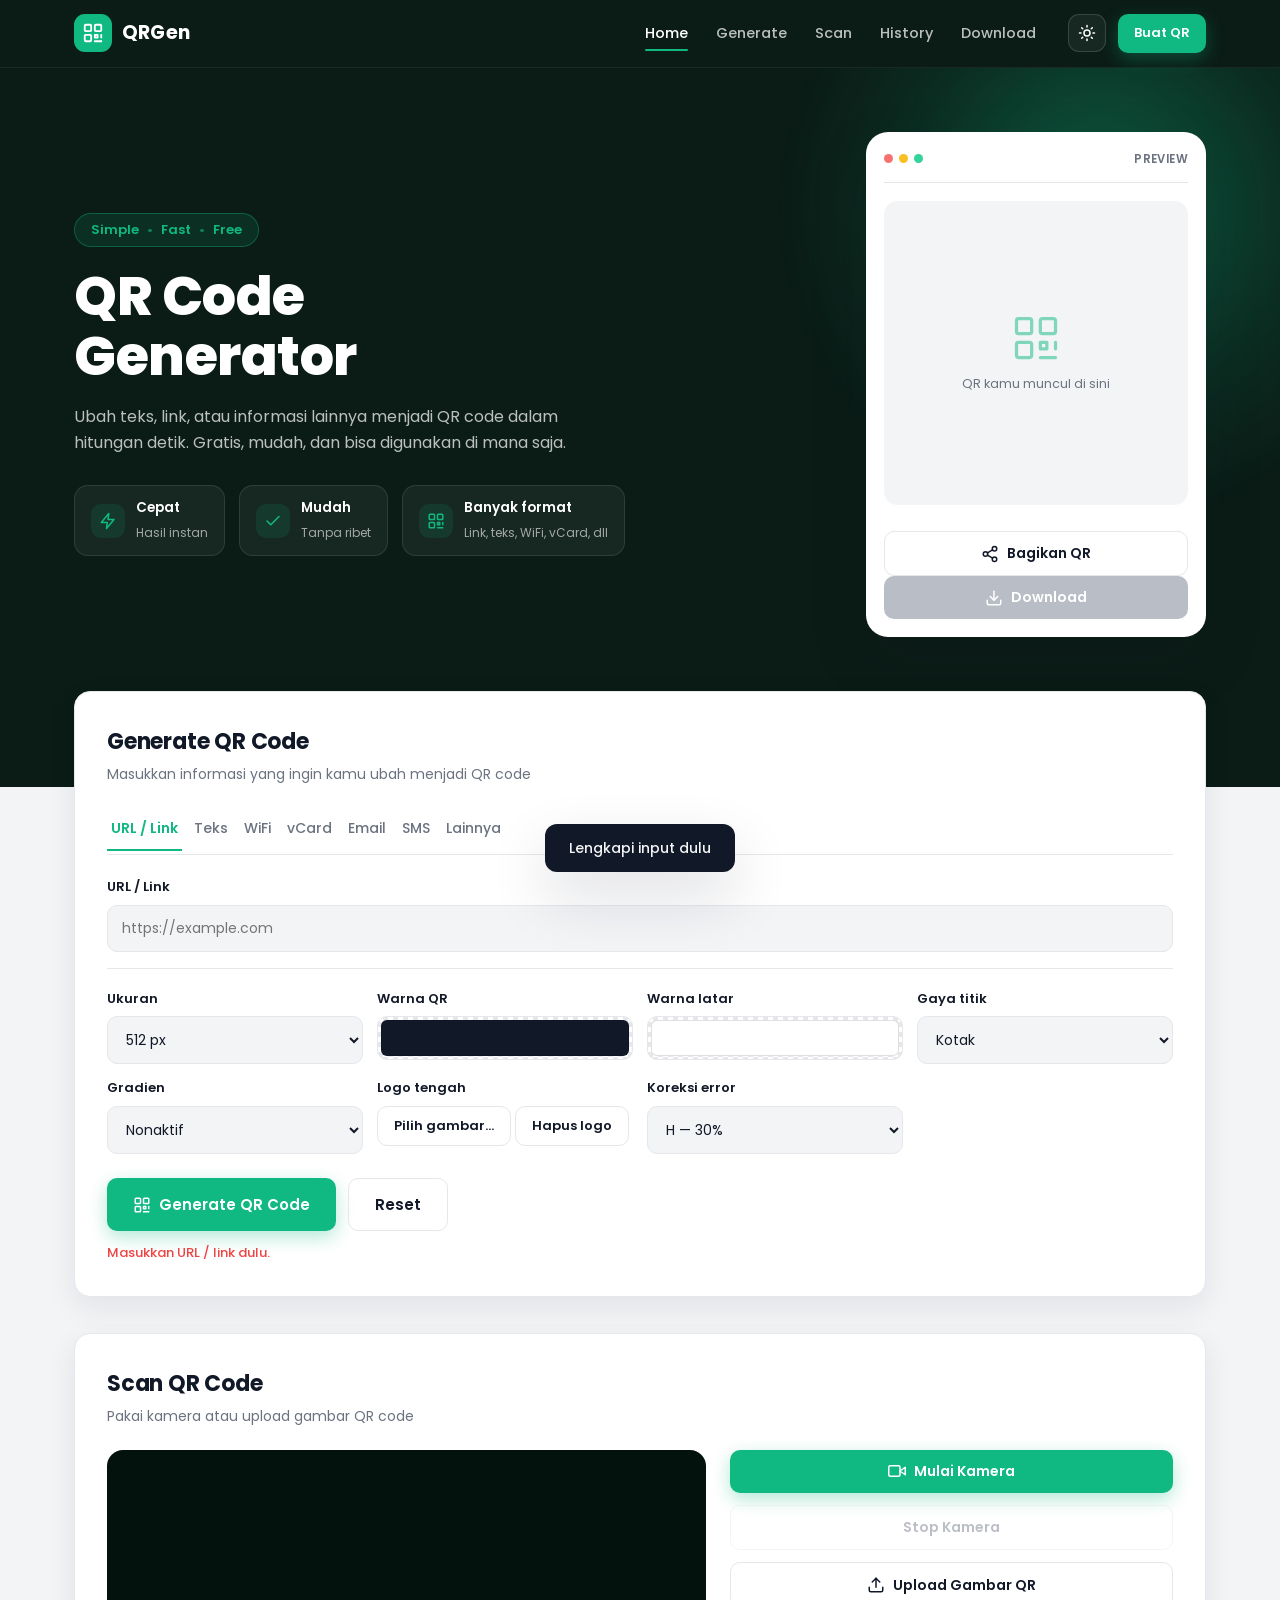
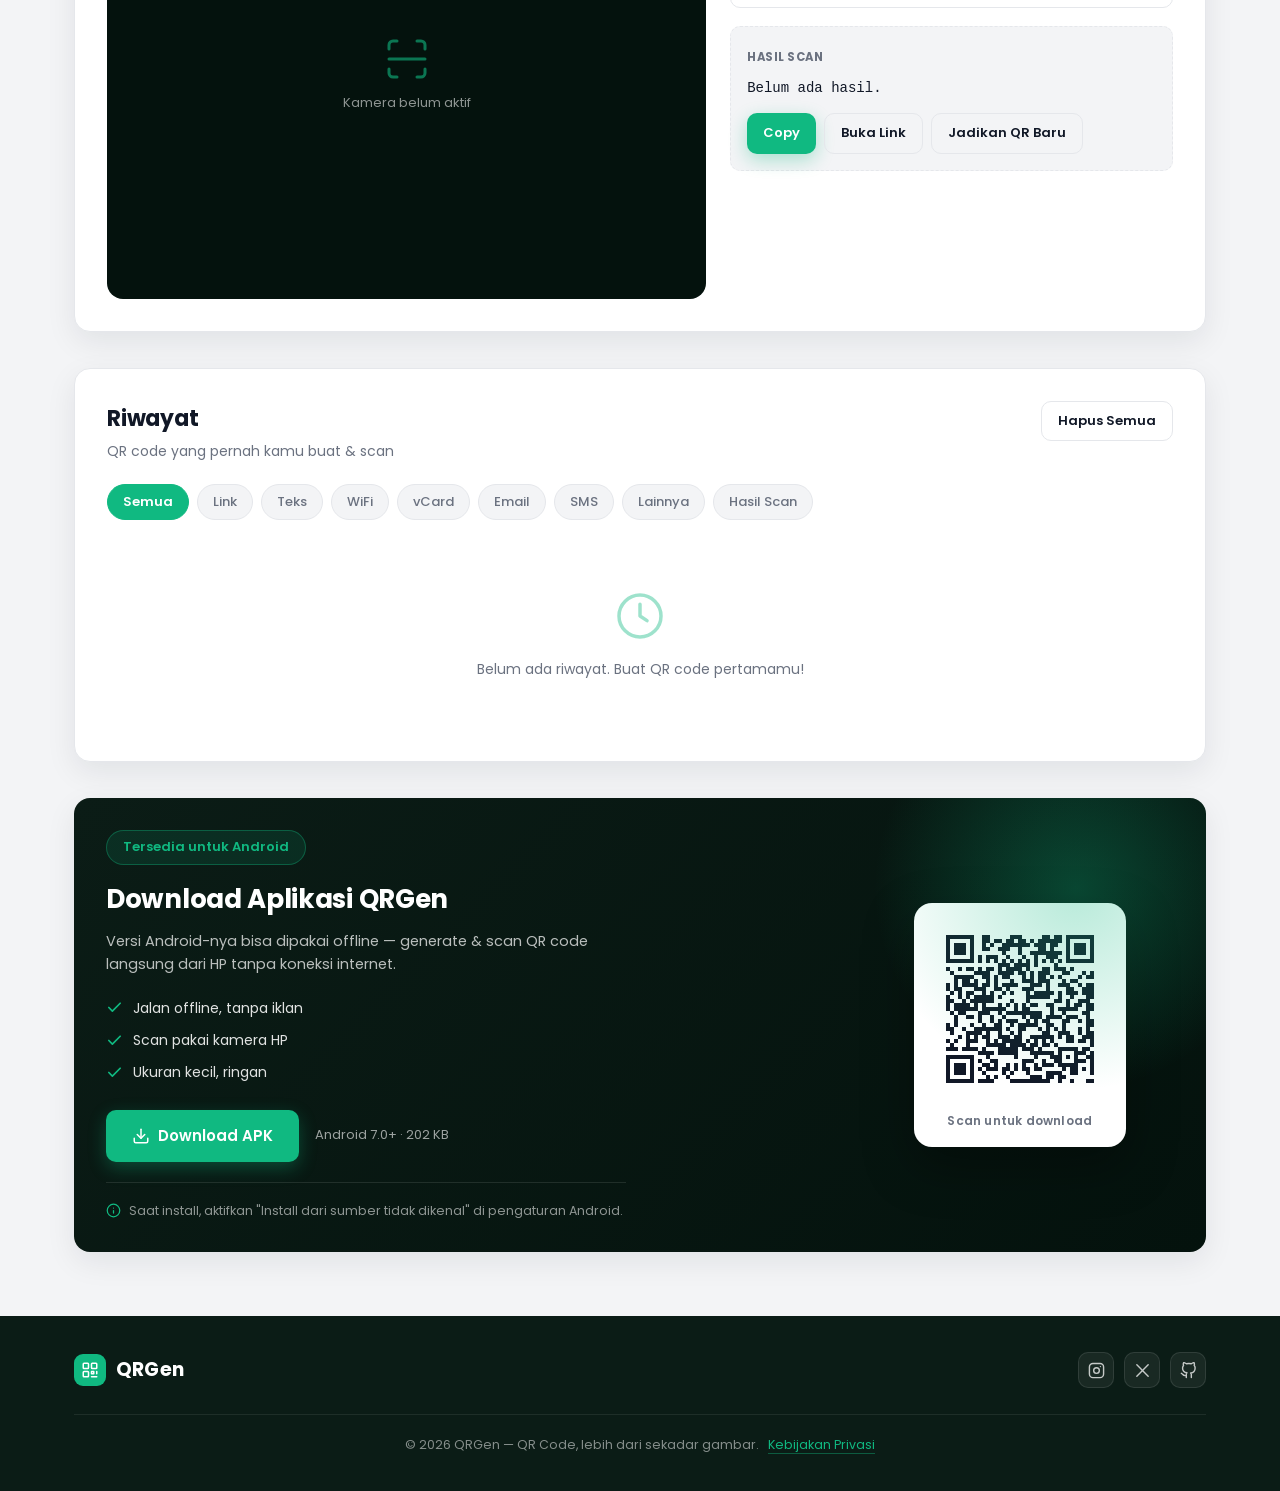
<file: index.html>
<!DOCTYPE html>
<html lang="id" data-theme="light">
<head>
<meta charset="UTF-8">
<meta name="viewport" content="width=device-width, initial-scale=1.0">
<title>QRGen — QR Code Generator</title>
<meta name="description" content="Ubah teks, link, atau informasi lainnya menjadi QR code dalam hitungan detik. Gratis, mudah, dan bisa digunakan di mana saja.">
<link rel="stylesheet" href="css/poppins.css">
<link rel="stylesheet" href="css/style.css">
<link rel="icon" href="data:image/svg+xml,<svg xmlns='http://www.w3.org/2000/svg' viewBox='0 0 100 100'><rect width='100' height='100' rx='22' fill='%2310B981'/><text y='68' x='50' text-anchor='middle' font-size='46' font-family='sans-serif' font-weight='bold' fill='white'>QR</text></svg>">
<link rel="manifest" href="manifest.webmanifest">
<meta name="theme-color" content="#10B981">
<link rel="apple-touch-icon" href="icons/apple-touch-icon.png">
</head>
<body>

<!-- ============ NAVBAR ============ -->
<header class="navbar" id="navbar">
  <div class="nav-inner">
    <a href="#home" class="brand">
      <span class="brand-logo">
        <svg viewBox="0 0 24 24" fill="none" stroke="currentColor" stroke-width="2" stroke-linecap="round" stroke-linejoin="round">
          <rect x="3" y="3" width="7" height="7" rx="1"/><rect x="14" y="3" width="7" height="7" rx="1"/>
          <rect x="3" y="14" width="7" height="7" rx="1"/><path d="M14 14h3v3h-3z"/><path d="M21 14v3"/><path d="M14 21h7"/><path d="M21 21h.01"/>
        </svg>
      </span>
      <span class="brand-name">QRGen</span>
    </a>
    <nav class="nav-links" id="navLinks">
      <a href="#home" class="active">Home</a>
      <a href="#generate">Generate</a>
      <a href="#scan">Scan</a>
      <a href="#history">History</a>
      <a href="#download">Download</a>
    </nav>
    <div class="nav-actions">
      <button class="theme-toggle" id="themeToggle" aria-label="Ganti tema" title="Ganti tema">
        <svg class="ic-sun" viewBox="0 0 24 24" fill="none" stroke="currentColor" stroke-width="2" stroke-linecap="round"><circle cx="12" cy="12" r="4"/><path d="M12 2v2M12 20v2M4.9 4.9l1.4 1.4M17.7 17.7l1.4 1.4M2 12h2M20 12h2M4.9 19.1l1.4-1.4M17.7 6.3l1.4-1.4"/></svg>
        <svg class="ic-moon" viewBox="0 0 24 24" fill="none" stroke="currentColor" stroke-width="2" stroke-linecap="round" stroke-linejoin="round"><path d="M21 12.8A9 9 0 1 1 11.2 3a7 7 0 0 0 9.8 9.8z"/></svg>
      </button>
      <a href="#generate" class="btn btn-primary btn-sm">Buat QR</a>
      <button class="hamburger" id="hamburger" aria-label="Menu">
        <span></span><span></span><span></span>
      </button>
    </div>
  </div>
</header>

<!-- ============ HERO ============ -->
<section class="hero" id="home">
  <div class="hero-glow"></div>
  <div class="hero-inner">
    <div class="hero-left">
      <span class="badge-pill">Simple <i>•</i> Fast <i>•</i> Free</span>
      <h1>QR Code<br>Generator</h1>
      <p class="hero-sub">Ubah teks, link, atau informasi lainnya menjadi QR code dalam hitungan detik. Gratis, mudah, dan bisa digunakan di mana saja.</p>
      <div class="hero-features">
        <div class="feature">
          <span class="feature-ic">
            <svg viewBox="0 0 24 24" fill="none" stroke="currentColor" stroke-width="2" stroke-linecap="round" stroke-linejoin="round"><path d="M13 2 3 14h8l-1 8 10-12h-8l1-8z"/></svg>
          </span>
          <div><b>Cepat</b><small>Hasil instan</small></div>
        </div>
        <div class="feature">
          <span class="feature-ic">
            <svg viewBox="0 0 24 24" fill="none" stroke="currentColor" stroke-width="2" stroke-linecap="round" stroke-linejoin="round"><path d="M20 6 9 17l-5-5"/></svg>
          </span>
          <div><b>Mudah</b><small>Tanpa ribet</small></div>
        </div>
        <div class="feature">
          <span class="feature-ic">
            <svg viewBox="0 0 24 24" fill="none" stroke="currentColor" stroke-width="2" stroke-linecap="round" stroke-linejoin="round"><rect x="3" y="3" width="7" height="7" rx="1"/><rect x="14" y="3" width="7" height="7" rx="1"/><rect x="3" y="14" width="7" height="7" rx="1"/><path d="M14 14h3v3h-3z"/><path d="M21 14v3M14 21h7M21 21h.01"/></svg>
          </span>
          <div><b>Banyak format</b><small>Link, teks, WiFi, vCard, dll</small></div>
        </div>
      </div>
    </div>

    <div class="hero-right">
      <div class="preview-card">
        <div class="preview-top">
          <span class="dot"></span><span class="dot"></span><span class="dot"></span>
          <span class="preview-label">Preview</span>
        </div>
        <div class="preview-qr" id="previewQR">
          <canvas id="heroCanvas" width="220" height="220"></canvas>
          <div class="preview-empty" id="heroEmpty">
            <svg viewBox="0 0 24 24" fill="none" stroke="currentColor" stroke-width="1.5" stroke-linecap="round" stroke-linejoin="round"><rect x="3" y="3" width="7" height="7" rx="1"/><rect x="14" y="3" width="7" height="7" rx="1"/><rect x="3" y="14" width="7" height="7" rx="1"/><path d="M14 14h3v3h-3z"/><path d="M21 14v3M14 21h7M21 21h.01"/></svg>
            <span>QR kamu muncul di sini</span>
          </div>
        </div>
        <div class="preview-actions">
          <button class="btn btn-ghost btn-block" id="heroShare" disabled style="margin-top:8px;">
            <svg viewBox="0 0 24 24" fill="none" stroke="currentColor" stroke-width="2" stroke-linecap="round" stroke-linejoin="round"><circle cx="18" cy="5" r="3"/><circle cx="6" cy="12" r="3"/><circle cx="18" cy="19" r="3"/><path d="M8.6 13.5l6.8 4M15.4 6.5l-6.8 4"/></svg>
            Bagikan QR
          </button>
          <button class="btn btn-primary btn-block" id="heroDownload" disabled>
            <svg viewBox="0 0 24 24" fill="none" stroke="currentColor" stroke-width="2" stroke-linecap="round" stroke-linejoin="round"><path d="M21 15v4a2 2 0 0 1-2 2H5a2 2 0 0 1-2-2v-4"/><path d="M7 10l5 5 5-5"/><path d="M12 15V3"/></svg>
            Download
          </button>
        </div>
      </div>
    </div>
  </div>
</section>

<!-- ============ GENERATOR ============ -->
<section class="section" id="generate">
  <div class="card generator-card">
    <div class="card-head">
      <h2>Generate QR Code</h2>
      <p>Masukkan informasi yang ingin kamu ubah menjadi QR code</p>
    </div>

    <div class="tabs" id="typeTabs">
      <button class="tab active" data-type="link">URL / Link</button>
      <button class="tab" data-type="text">Teks</button>
      <button class="tab" data-type="wifi">WiFi</button>
      <button class="tab" data-type="vcard">vCard</button>
      <button class="tab" data-type="email">Email</button>
      <button class="tab" data-type="sms">SMS</button>
      <button class="tab" data-type="more">Lainnya</button>
    </div>

    <div class="panes" id="panes">
      <!-- LINK -->
      <div class="pane active" data-pane="link">
        <label class="field">
          <span>URL / Link</span>
          <input type="text" id="in-link" placeholder="https://example.com">
        </label>
      </div>
      <!-- TEXT -->
      <div class="pane" data-pane="text">
        <label class="field">
          <span>Teks</span>
          <textarea id="in-text" rows="4" placeholder="Tulis teks apa saja..."></textarea>
        </label>
      </div>
      <!-- WIFI -->
      <div class="pane" data-pane="wifi">
        <div class="grid-2">
          <label class="field"><span>Nama WiFi (SSID)</span><input type="text" id="in-ssid" placeholder="WiFi Rumah"></label>
          <label class="field"><span>Password</span><input type="text" id="in-pass" placeholder="••••••••"></label>
        </div>
        <div class="grid-2">
          <label class="field"><span>Keamanan</span>
            <select id="in-sec"><option>WPA</option><option>WEP</option><option value="nopass">Tanpa password</option></select>
          </label>
          <label class="field check-field"><input type="checkbox" id="in-hidden"><span>Tersembunyi (hidden)</span></label>
        </div>
      </div>
      <!-- VCARD -->
      <div class="pane" data-pane="vcard">
        <div class="grid-2">
          <label class="field"><span>Nama depan</span><input type="text" id="in-fn" placeholder="Budi"></label>
          <label class="field"><span>Nama belakang</span><input type="text" id="in-ln" placeholder="Santoso"></label>
        </div>
        <div class="grid-2">
          <label class="field"><span>Telepon</span><input type="text" id="in-tel" placeholder="+62812xxxxxxx"></label>
          <label class="field"><span>Email</span><input type="text" id="in-vemail" placeholder="budi@mail.com"></label>
        </div>
        <div class="grid-2">
          <label class="field"><span>Organisasi</span><input type="text" id="in-org" placeholder="PT Contoh"></label>
          <label class="field"><span>Jabatan</span><input type="text" id="in-title" placeholder="Developer"></label>
        </div>
      </div>
      <!-- EMAIL -->
      <div class="pane" data-pane="email">
        <div class="grid-2">
          <label class="field"><span>Email tujuan</span><input type="text" id="in-email" placeholder="halo@mail.com"></label>
          <label class="field"><span>Subjek</span><input type="text" id="in-subject" placeholder="Halo!"></label>
        </div>
        <label class="field"><span>Isi pesan</span><textarea id="in-body" rows="3" placeholder="Tulis pesan..."></textarea></label>
      </div>
      <!-- SMS -->
      <div class="pane" data-pane="sms">
        <div class="grid-2">
          <label class="field"><span>Nomor tujuan</span><input type="text" id="in-smsno" placeholder="+62812xxxxxxx"></label>
          <label class="field"><span>Pesan</span><input type="text" id="in-smsmsg" placeholder="Halo!"></label>
        </div>
      </div>
      <!-- MORE -->
      <div class="pane" data-pane="more">
        <div class="grid-2">
          <label class="field"><span>Geo (lat,long)</span><input type="text" id="in-geo" placeholder="-6.200000,106.816666"></label>
          <label class="field"><span>Nomor telepon</span><input type="text" id="in-phone" placeholder="+62812xxxxxxx"></label>
        </div>
      </div>
    </div>

    <div class="style-row">
      <label class="field sm"><span>Ukuran</span>
        <select id="in-size">
          <option value="256">256 px</option>
          <option value="512" selected>512 px</option>
          <option value="1024">1024 px</option>
        </select>
      </label>
      <label class="field sm"><span>Warna QR</span><input type="color" id="in-fg" value="#111827"></label>
      <label class="field sm"><span>Warna latar</span><input type="color" id="in-bg" value="#ffffff"></label>
      <label class="field sm"><span>Gaya titik</span>
        <select id="in-dot">
          <option value="square" selected>Kotak</option>
          <option value="rounded">Bulat</option>
          <option value="dots">Dots</option>
        </select>
      </label>
      <label class="field sm"><span>Gradien</span>
        <select id="in-gradient">
          <option value="off" selected>Nonaktif</option>
          <option value="v">Vertikal</option>
          <option value="h">Horizontal</option>
          <option value="d">Diagonal</option>
        </select>
      </label>
      <div class="field sm"><span>Logo tengah</span>
        <input type="file" id="in-logo" accept="image/*" hidden>
        <button type="button" class="btn btn-ghost btn-sm logo-pick" id="btnLogoPick">Pilih gambar…</button>
        <button type="button" class="btn btn-ghost btn-sm logo-pick" id="btnLogoClear" hidden>Hapus logo</button>
      </div>
      <label class="field sm"><span>Koreksi error</span>
        <select id="in-ec">
          <option value="L">L — 7%</option>
          <option value="M">M — 15%</option>
          <option value="Q">Q — 25%</option>
          <option value="H" selected>H — 30%</option>
        </select>
      </label>
    </div>

    <div class="gen-actions">
      <button class="btn btn-primary btn-lg" id="btnGenerate">
        <svg viewBox="0 0 24 24" fill="none" stroke="currentColor" stroke-width="2" stroke-linecap="round" stroke-linejoin="round"><rect x="3" y="3" width="7" height="7" rx="1"/><rect x="14" y="3" width="7" height="7" rx="1"/><rect x="3" y="14" width="7" height="7" rx="1"/><path d="M14 14h3v3h-3z"/><path d="M21 14v3M14 21h7M21 21h.01"/></svg>
        Generate QR Code
      </button>
      <button class="btn btn-ghost btn-lg" id="btnClear">Reset</button>
    </div>
    <p class="hint" id="genHint"></p>
  </div>
</section>

<!-- ============ SCANNER ============ -->
<section class="section" id="scan">
  <div class="card">
    <div class="card-head">
      <h2>Scan QR Code</h2>
      <p>Pakai kamera atau upload gambar QR code</p>
    </div>
    <div class="scan-wrap">
      <div class="scan-stage">
        <video id="scanVideo" playsinline muted></video>
        <div class="scan-frame" id="scanFrame"><span class="corner tl"></span><span class="corner tr"></span><span class="corner bl"></span><span class="corner br"></span></div>
        <canvas id="scanCanvas" hidden></canvas>
        <div class="scan-idle" id="scanIdle">
          <svg viewBox="0 0 24 24" fill="none" stroke="currentColor" stroke-width="1.5" stroke-linecap="round" stroke-linejoin="round"><path d="M3 7V5a2 2 0 0 1 2-2h2M17 3h2a2 2 0 0 1 2 2v2M21 17v2a2 2 0 0 1-2 2h-2M7 21H5a2 2 0 0 1-2-2v-2"/><path d="M3 12h18"/></svg>
          <span>Kamera belum aktif</span>
        </div>
      </div>
      <div class="scan-side">
        <button class="btn btn-primary btn-block" id="btnStartScan">
          <svg viewBox="0 0 24 24" fill="none" stroke="currentColor" stroke-width="2" stroke-linecap="round" stroke-linejoin="round"><path d="M23 7l-7 5 7 5V7z"/><rect x="1" y="5" width="15" height="14" rx="2"/></svg>
          Mulai Kamera
        </button>
        <button class="btn btn-ghost btn-block" id="btnStopScan" disabled>Stop Kamera</button>
        <label class="btn btn-ghost btn-block file-btn">
          <svg viewBox="0 0 24 24" fill="none" stroke="currentColor" stroke-width="2" stroke-linecap="round" stroke-linejoin="round"><path d="M21 15v4a2 2 0 0 1-2 2H5a2 2 0 0 1-2-2v-4"/><path d="M17 8l-5-5-5 5"/><path d="M12 3v12"/></svg>
          Upload Gambar QR
          <input type="file" id="scanFile" accept="image/*" hidden>
        </label>
        <div class="scan-result" id="scanResult">
          <span class="scan-result-label">Hasil scan</span>
          <div class="scan-result-body" id="scanResultBody">Belum ada hasil.</div>
          <div class="scan-result-actions" id="scanResultActions" hidden>
            <button class="btn btn-primary btn-sm" id="btnCopyResult">Copy</button>
            <a class="btn btn-ghost btn-sm" id="btnOpenResult" target="_blank" rel="noopener" hidden>Buka Link</a>
            <button class="btn btn-ghost btn-sm" id="btnReuseResult">Jadikan QR Baru</button>
          </div>
        </div>
      </div>
    </div>
  </div>
</section>

<!-- ============ HISTORY ============ -->
<section class="section" id="history">
  <div class="card">
    <div class="card-head row">
      <div>
        <h2>Riwayat</h2>
        <p>QR code yang pernah kamu buat &amp; scan</p>
      </div>
      <button class="btn btn-ghost btn-sm" id="btnClearHistory">Hapus Semua</button>
    </div>
    <div class="chips" id="histFilters">
      <button class="chip active" data-filter="all">Semua</button>
      <button class="chip" data-filter="link">Link</button>
      <button class="chip" data-filter="text">Teks</button>
      <button class="chip" data-filter="wifi">WiFi</button>
      <button class="chip" data-filter="vcard">vCard</button>
      <button class="chip" data-filter="email">Email</button>
      <button class="chip" data-filter="sms">SMS</button>
      <button class="chip" data-filter="more">Lainnya</button>
      <button class="chip" data-filter="scan">Hasil Scan</button>
    </div>
    <div class="hist-list" id="histList"></div>
  </div>
</section>

<!-- ============ DOWNLOAD APP ============ -->
<section class="section" id="download">
  <div class="card download-card">
    <div class="download-inner">
      <div class="download-left">
        <span class="badge-pill dark">Tersedia untuk Android</span>
        <h2>Download Aplikasi QRGen</h2>
        <p class="download-sub">Versi Android-nya bisa dipakai offline — generate &amp; scan QR code langsung dari HP tanpa koneksi internet.</p>
        <ul class="download-feats">
          <li>
            <svg viewBox="0 0 24 24" fill="none" stroke="currentColor" stroke-width="2.4" stroke-linecap="round" stroke-linejoin="round"><path d="M20 6 9 17l-5-5"/></svg>
            Jalan offline, tanpa iklan
          </li>
          <li>
            <svg viewBox="0 0 24 24" fill="none" stroke="currentColor" stroke-width="2.4" stroke-linecap="round" stroke-linejoin="round"><path d="M20 6 9 17l-5-5"/></svg>
            Scan pakai kamera HP
          </li>
          <li>
            <svg viewBox="0 0 24 24" fill="none" stroke="currentColor" stroke-width="2.4" stroke-linecap="round" stroke-linejoin="round"><path d="M20 6 9 17l-5-5"/></svg>
            Ukuran kecil, ringan
          </li>
        </ul>
        <div class="download-actions">
          <a class="btn btn-primary btn-lg" href="download/QRGen-release-v1.3.0.apk" download>
            <svg viewBox="0 0 24 24" fill="none" stroke="currentColor" stroke-width="2" stroke-linecap="round" stroke-linejoin="round"><path d="M21 15v4a2 2 0 0 1-2 2H5a2 2 0 0 1-2-2v-4"/><path d="M7 10l5 5 5-5"/><path d="M12 15V3"/></svg>
            Download APK
          </a>
          <span class="download-meta">Android 7.0+ · <span id="apkSize">199 KB</span></span>
        </div>
        <p class="download-note">
          <svg viewBox="0 0 24 24" fill="none" stroke="currentColor" stroke-width="2" stroke-linecap="round" stroke-linejoin="round"><circle cx="12" cy="12" r="10"/><path d="M12 16v-4M12 8h.01"/></svg>
          Saat install, aktifkan "Install dari sumber tidak dikenal" di pengaturan Android.
        </p>
      </div>
      <div class="download-right">
        <div class="qr-box">
          <canvas id="apkQrCanvas" width="220" height="220"></canvas>
          <span class="qr-box-label">Scan untuk download</span>
        </div>
      </div>
    </div>
  </div>
</section>

<!-- ============ FOOTER ============ -->
<footer class="footer">
  <div class="footer-inner">
    <div class="footer-brand">
      <span class="brand-logo sm">
        <svg viewBox="0 0 24 24" fill="none" stroke="currentColor" stroke-width="2" stroke-linecap="round" stroke-linejoin="round"><rect x="3" y="3" width="7" height="7" rx="1"/><rect x="14" y="3" width="7" height="7" rx="1"/><rect x="3" y="14" width="7" height="7" rx="1"/><path d="M14 14h3v3h-3z"/><path d="M21 14v3M14 21h7M21 21h.01"/></svg>
      </span>
      <span class="brand-name">QRGen</span>
    </div>
    <div class="socials">
      <a href="#" aria-label="Instagram"><svg viewBox="0 0 24 24" fill="none" stroke="currentColor" stroke-width="2" stroke-linecap="round" stroke-linejoin="round"><rect x="2" y="2" width="20" height="20" rx="5"/><circle cx="12" cy="12" r="4"/><path d="M17.5 6.5h.01"/></svg></a>
      <a href="#" aria-label="Twitter / X"><svg viewBox="0 0 24 24" fill="none" stroke="currentColor" stroke-width="2" stroke-linecap="round" stroke-linejoin="round"><path d="M4 4l16 16M20 4L4 20"/></svg></a>
      <a href="#" aria-label="GitHub"><svg viewBox="0 0 24 24" fill="none" stroke="currentColor" stroke-width="2" stroke-linecap="round" stroke-linejoin="round"><path d="M9 19c-5 1.5-5-2.5-7-3m14 6v-3.9a3.4 3.4 0 0 0-.9-2.6c3-.3 6.2-1.5 6.2-6.7A5.2 5.2 0 0 0 20 4.8 4.9 4.9 0 0 0 19.9 1S18.7.6 16 2.5a13.4 13.4 0 0 0-7 0C6.3.6 5.1 1 5.1 1a4.9 4.9 0 0 0-.1 3.8A5.2 5.2 0 0 0 3.6 8.4c0 5.2 3.2 6.4 6.2 6.7a3.4 3.4 0 0 0-.9 2.6V22"/></svg></a>
    </div>
    <p class="copyright">© <span id="year"></span> QRGen — QR Code, lebih dari sekadar gambar.
      <a href="privacy.html" class="privacy-link">Kebijakan Privasi</a></p>
  </div>
</footer>

<!-- toast -->
<div class="toast" id="toast"></div>

<script src="vendor/qrcode-generator.js"></script>
<script src="vendor/jsQR.js"></script>
<script src="js/app.js"></script>
<script>
if ('serviceWorker' in navigator && location.protocol === 'https:') {
  navigator.serviceWorker.register('sw.js').catch(function (e) { console.warn('SW gagal:', e); });
}
</script>
</body>
</html>
</file>
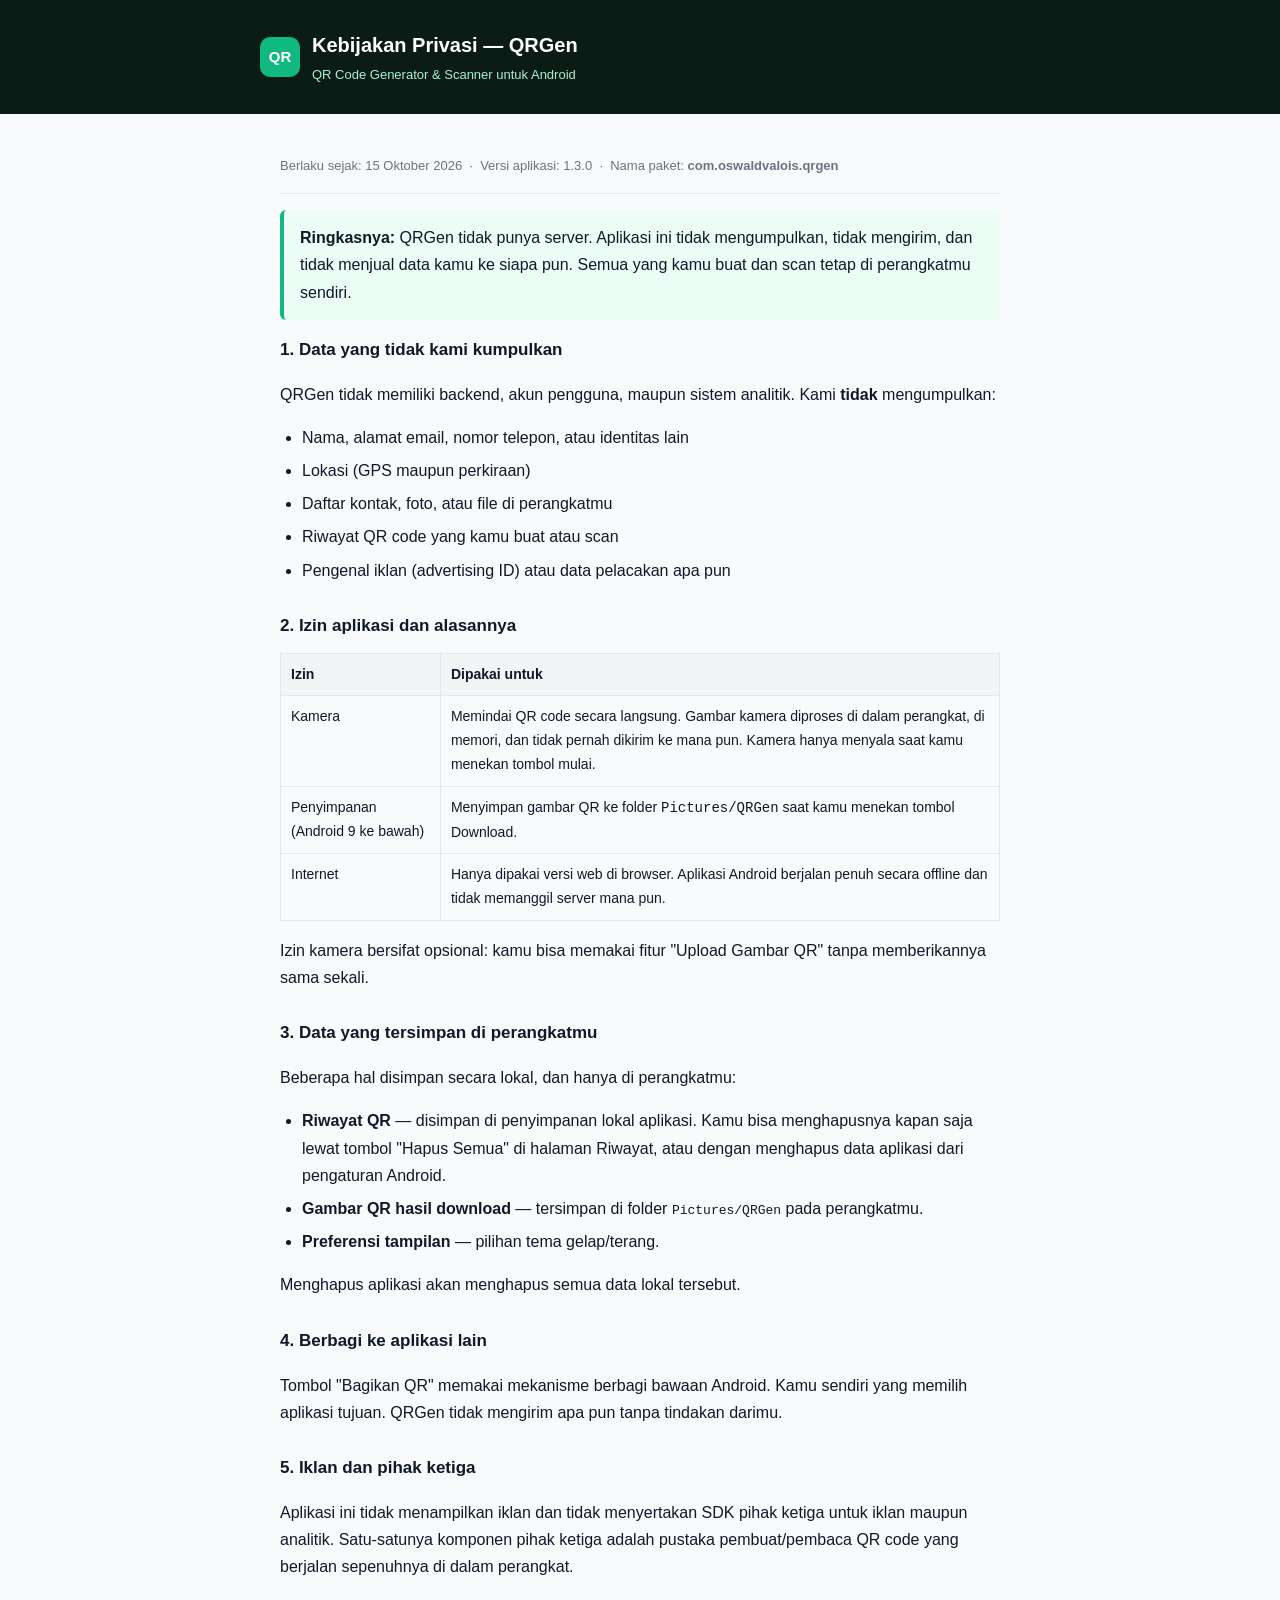
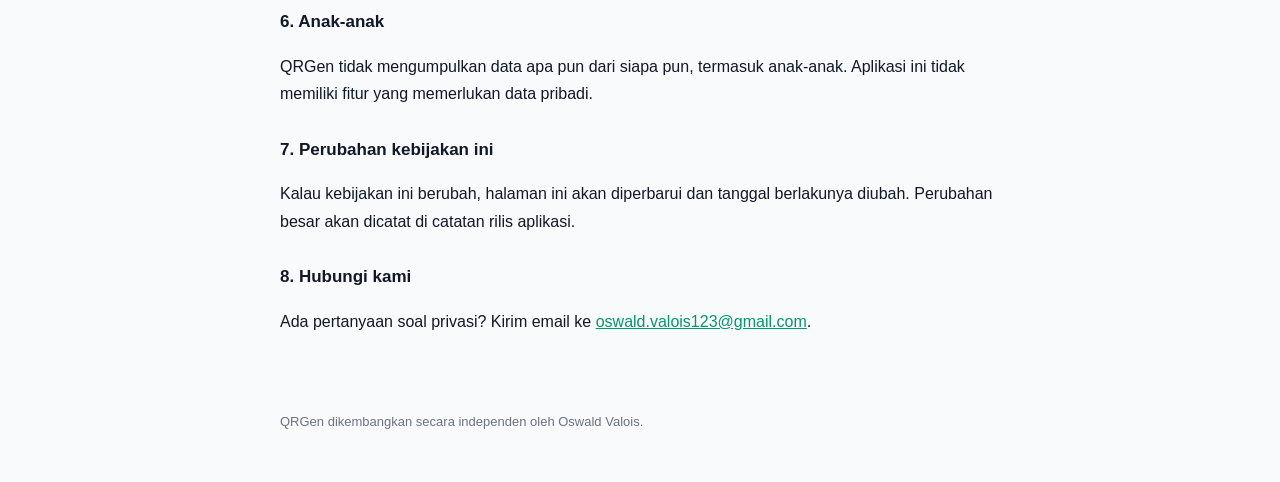
<file: privacy.html>
<!DOCTYPE html>
<html lang="id">
<head>
<meta charset="utf-8">
<meta name="viewport" content="width=device-width, initial-scale=1">
<title>Kebijakan Privasi — QRGen</title>
<style>
  :root { --green:#10B981; --dark:#0B1C16; --ink:#111827; --muted:#6B7280; }
  * { box-sizing:border-box; }
  body { margin:0; background:#F9FAFB; color:var(--ink);
         font-family:-apple-system,BlinkMacSystemFont,"Segoe UI",Roboto,sans-serif;
         line-height:1.7; }
  header { background:var(--dark); color:#fff; padding:28px 20px; }
  header .brand { display:flex; align-items:center; gap:12px; max-width:760px; margin:0 auto; }
  header .logo { width:40px; height:40px; border-radius:10px; background:var(--green);
                 display:flex; align-items:center; justify-content:center;
                 font-weight:700; font-size:15px; color:#fff; }
  header h1 { margin:0; font-size:20px; font-weight:600; }
  header p { margin:2px 0 0; font-size:13px; color:#A7F3D0; }
  main { max-width:760px; margin:0 auto; padding:28px 20px 60px; }
  h2 { font-size:17px; margin:28px 0 8px; }
  h2:first-of-type { margin-top:0; }
  .meta { font-size:13px; color:var(--muted); border-bottom:1px solid #E5E7EB; padding-bottom:16px; }
  ul { padding-left:22px; }
  li { margin:6px 0; }
  table { width:100%; border-collapse:collapse; margin:12px 0; font-size:14px; }
  th, td { text-align:left; padding:9px 10px; border:1px solid #E5E7EB; vertical-align:top; }
  th { background:#F3F4F6; font-weight:600; }
  .box { background:#ECFDF5; border-left:4px solid var(--green); padding:14px 16px;
         border-radius:6px; margin:16px 0; }
  a { color:#059669; }
  footer { max-width:760px; margin:0 auto; padding:0 20px 50px;
           font-size:13px; color:var(--muted); }
</style>
</head>
<body>
<header>
  <div class="brand">
    <div class="logo">QR</div>
    <div>
      <h1>Kebijakan Privasi — QRGen</h1>
      <p>QR Code Generator &amp; Scanner untuk Android</p>
    </div>
  </div>
</header>

<main>
  <p class="meta">
    Berlaku sejak: 15 Oktober 2026 &nbsp;·&nbsp; Versi aplikasi: 1.3.0 &nbsp;·&nbsp;
    Nama paket: <strong>com.oswaldvalois.qrgen</strong>
  </p>

  <div class="box">
    <strong>Ringkasnya:</strong> QRGen tidak punya server. Aplikasi ini tidak mengumpulkan,
    tidak mengirim, dan tidak menjual data kamu ke siapa pun. Semua yang kamu buat dan
    scan tetap di perangkatmu sendiri.
  </div>

  <h2>1. Data yang tidak kami kumpulkan</h2>
  <p>QRGen tidak memiliki backend, akun pengguna, maupun sistem analitik. Kami
     <strong>tidak</strong> mengumpulkan:</p>
  <ul>
    <li>Nama, alamat email, nomor telepon, atau identitas lain</li>
    <li>Lokasi (GPS maupun perkiraan)</li>
    <li>Daftar kontak, foto, atau file di perangkatmu</li>
    <li>Riwayat QR code yang kamu buat atau scan</li>
    <li>Pengenal iklan (advertising ID) atau data pelacakan apa pun</li>
  </ul>

  <h2>2. Izin aplikasi dan alasannya</h2>
  <table>
    <tr><th>Izin</th><th>Dipakai untuk</th></tr>
    <tr>
      <td>Kamera</td>
      <td>Memindai QR code secara langsung. Gambar kamera diproses di dalam
          perangkat, di memori, dan tidak pernah dikirim ke mana pun. Kamera
          hanya menyala saat kamu menekan tombol mulai.</td>
    </tr>
    <tr>
      <td>Penyimpanan (Android 9 ke bawah)</td>
      <td>Menyimpan gambar QR ke folder <code>Pictures/QRGen</code> saat kamu
          menekan tombol Download.</td>
    </tr>
    <tr>
      <td>Internet</td>
      <td>Hanya dipakai versi web di browser. Aplikasi Android berjalan penuh
          secara offline dan tidak memanggil server mana pun.</td>
    </tr>
  </table>
  <p>Izin kamera bersifat opsional: kamu bisa memakai fitur "Upload Gambar QR"
     tanpa memberikannya sama sekali.</p>

  <h2>3. Data yang tersimpan di perangkatmu</h2>
  <p>Beberapa hal disimpan secara lokal, dan hanya di perangkatmu:</p>
  <ul>
    <li><strong>Riwayat QR</strong> — disimpan di penyimpanan lokal aplikasi.
        Kamu bisa menghapusnya kapan saja lewat tombol "Hapus Semua" di halaman
        Riwayat, atau dengan menghapus data aplikasi dari pengaturan Android.</li>
    <li><strong>Gambar QR hasil download</strong> — tersimpan di folder
        <code>Pictures/QRGen</code> pada perangkatmu.</li>
    <li><strong>Preferensi tampilan</strong> — pilihan tema gelap/terang.</li>
  </ul>
  <p>Menghapus aplikasi akan menghapus semua data lokal tersebut.</p>

  <h2>4. Berbagi ke aplikasi lain</h2>
  <p>Tombol "Bagikan QR" memakai mekanisme berbagi bawaan Android. Kamu sendiri
     yang memilih aplikasi tujuan. QRGen tidak mengirim apa pun tanpa tindakan
     darimu.</p>

  <h2>5. Iklan dan pihak ketiga</h2>
  <p>Aplikasi ini tidak menampilkan iklan dan tidak menyertakan SDK pihak ketiga
     untuk iklan maupun analitik. Satu-satunya komponen pihak ketiga adalah
     pustaka pembuat/pembaca QR code yang berjalan sepenuhnya di dalam perangkat.</p>

  <h2>6. Anak-anak</h2>
  <p>QRGen tidak mengumpulkan data apa pun dari siapa pun, termasuk anak-anak.
     Aplikasi ini tidak memiliki fitur yang memerlukan data pribadi.</p>

  <h2>7. Perubahan kebijakan ini</h2>
  <p>Kalau kebijakan ini berubah, halaman ini akan diperbarui dan tanggal
     berlakunya diubah. Perubahan besar akan dicatat di catatan rilis aplikasi.</p>

  <h2>8. Hubungi kami</h2>
  <p>Ada pertanyaan soal privasi? Kirim email ke
     <a href="mailto:oswald.valois123@gmail.com">oswald.valois123@gmail.com</a>.</p>
</main>

<footer>
  QRGen dikembangkan secara independen oleh Oswald Valois.
</footer>
</body>
</html>
</file>
<file: css/poppins.css>
/* Poppins — bundled locally for offline use (latin + latin-ext) */
/* latin-ext */
@font-face {
  font-family: 'Poppins';
  font-style: normal;
  font-weight: 300;
  font-display: swap;
  src: url(../fonts/poppins-latin-ext-300.woff2) format('woff2');
  unicode-range: U+0100-02BA, U+02BD-02C5, U+02C7-02CC, U+02CE-02D7, U+02DD-02FF, U+0304, U+0308, U+0329, U+1D00-1DBF, U+1E00-1E9F, U+1EF2-1EFF, U+2020, U+20A0-20AB, U+20AD-20C0, U+2113, U+2C60-2C7F, U+A720-A7FF;
}
/* latin */
@font-face {
  font-family: 'Poppins';
  font-style: normal;
  font-weight: 300;
  font-display: swap;
  src: url(../fonts/poppins-latin-300.woff2) format('woff2');
  unicode-range: U+0000-00FF, U+0131, U+0152-0153, U+02BB-02BC, U+02C6, U+02DA, U+02DC, U+0304, U+0308, U+0329, U+2000-206F, U+20AC, U+2122, U+2191, U+2193, U+2212, U+2215, U+FEFF, U+FFFD;
}
/* latin-ext */
@font-face {
  font-family: 'Poppins';
  font-style: normal;
  font-weight: 400;
  font-display: swap;
  src: url(../fonts/poppins-latin-ext-400.woff2) format('woff2');
  unicode-range: U+0100-02BA, U+02BD-02C5, U+02C7-02CC, U+02CE-02D7, U+02DD-02FF, U+0304, U+0308, U+0329, U+1D00-1DBF, U+1E00-1E9F, U+1EF2-1EFF, U+2020, U+20A0-20AB, U+20AD-20C0, U+2113, U+2C60-2C7F, U+A720-A7FF;
}
/* latin */
@font-face {
  font-family: 'Poppins';
  font-style: normal;
  font-weight: 400;
  font-display: swap;
  src: url(../fonts/poppins-latin-400.woff2) format('woff2');
  unicode-range: U+0000-00FF, U+0131, U+0152-0153, U+02BB-02BC, U+02C6, U+02DA, U+02DC, U+0304, U+0308, U+0329, U+2000-206F, U+20AC, U+2122, U+2191, U+2193, U+2212, U+2215, U+FEFF, U+FFFD;
}
/* latin-ext */
@font-face {
  font-family: 'Poppins';
  font-style: normal;
  font-weight: 500;
  font-display: swap;
  src: url(../fonts/poppins-latin-ext-500.woff2) format('woff2');
  unicode-range: U+0100-02BA, U+02BD-02C5, U+02C7-02CC, U+02CE-02D7, U+02DD-02FF, U+0304, U+0308, U+0329, U+1D00-1DBF, U+1E00-1E9F, U+1EF2-1EFF, U+2020, U+20A0-20AB, U+20AD-20C0, U+2113, U+2C60-2C7F, U+A720-A7FF;
}
/* latin */
@font-face {
  font-family: 'Poppins';
  font-style: normal;
  font-weight: 500;
  font-display: swap;
  src: url(../fonts/poppins-latin-500.woff2) format('woff2');
  unicode-range: U+0000-00FF, U+0131, U+0152-0153, U+02BB-02BC, U+02C6, U+02DA, U+02DC, U+0304, U+0308, U+0329, U+2000-206F, U+20AC, U+2122, U+2191, U+2193, U+2212, U+2215, U+FEFF, U+FFFD;
}
/* latin-ext */
@font-face {
  font-family: 'Poppins';
  font-style: normal;
  font-weight: 600;
  font-display: swap;
  src: url(../fonts/poppins-latin-ext-600.woff2) format('woff2');
  unicode-range: U+0100-02BA, U+02BD-02C5, U+02C7-02CC, U+02CE-02D7, U+02DD-02FF, U+0304, U+0308, U+0329, U+1D00-1DBF, U+1E00-1E9F, U+1EF2-1EFF, U+2020, U+20A0-20AB, U+20AD-20C0, U+2113, U+2C60-2C7F, U+A720-A7FF;
}
/* latin */
@font-face {
  font-family: 'Poppins';
  font-style: normal;
  font-weight: 600;
  font-display: swap;
  src: url(../fonts/poppins-latin-600.woff2) format('woff2');
  unicode-range: U+0000-00FF, U+0131, U+0152-0153, U+02BB-02BC, U+02C6, U+02DA, U+02DC, U+0304, U+0308, U+0329, U+2000-206F, U+20AC, U+2122, U+2191, U+2193, U+2212, U+2215, U+FEFF, U+FFFD;
}
/* latin-ext */
@font-face {
  font-family: 'Poppins';
  font-style: normal;
  font-weight: 700;
  font-display: swap;
  src: url(../fonts/poppins-latin-ext-700.woff2) format('woff2');
  unicode-range: U+0100-02BA, U+02BD-02C5, U+02C7-02CC, U+02CE-02D7, U+02DD-02FF, U+0304, U+0308, U+0329, U+1D00-1DBF, U+1E00-1E9F, U+1EF2-1EFF, U+2020, U+20A0-20AB, U+20AD-20C0, U+2113, U+2C60-2C7F, U+A720-A7FF;
}
/* latin */
@font-face {
  font-family: 'Poppins';
  font-style: normal;
  font-weight: 700;
  font-display: swap;
  src: url(../fonts/poppins-latin-700.woff2) format('woff2');
  unicode-range: U+0000-00FF, U+0131, U+0152-0153, U+02BB-02BC, U+02C6, U+02DA, U+02DC, U+0304, U+0308, U+0329, U+2000-206F, U+20AC, U+2122, U+2191, U+2193, U+2212, U+2215, U+FEFF, U+FFFD;
}
/* latin-ext */
@font-face {
  font-family: 'Poppins';
  font-style: normal;
  font-weight: 800;
  font-display: swap;
  src: url(../fonts/poppins-latin-ext-800.woff2) format('woff2');
  unicode-range: U+0100-02BA, U+02BD-02C5, U+02C7-02CC, U+02CE-02D7, U+02DD-02FF, U+0304, U+0308, U+0329, U+1D00-1DBF, U+1E00-1E9F, U+1EF2-1EFF, U+2020, U+20A0-20AB, U+20AD-20C0, U+2113, U+2C60-2C7F, U+A720-A7FF;
}
/* latin */
@font-face {
  font-family: 'Poppins';
  font-style: normal;
  font-weight: 800;
  font-display: swap;
  src: url(../fonts/poppins-latin-800.woff2) format('woff2');
  unicode-range: U+0000-00FF, U+0131, U+0152-0153, U+02BB-02BC, U+02C6, U+02DA, U+02DC, U+0304, U+0308, U+0329, U+2000-206F, U+20AC, U+2122, U+2191, U+2193, U+2212, U+2215, U+FEFF, U+FFFD;
}
</file>
<file: css/style.css>
/* ============================================================
   QRGen — Design System
   Primary #10B981 · Hover #059669 · Text #111827
   Secondary #6B7280 · Background #F3F4F6 · Font Poppins
   ============================================================ */
:root{
  --primary:#10B981;
  --primary-hover:#059669;
  --primary-soft:rgba(16,185,129,.12);
  --text:#111827;
  --secondary:#6B7280;
  --bg:#F3F4F6;
  --card:#ffffff;
  --line:#E5E7EB;
  --hero:#0B1C16;
  --hero-2:#04120D;
  --shadow:0 10px 30px rgba(17,24,39,.08);
  --shadow-lg:0 24px 60px rgba(17,24,39,.14);
  --radius:16px;
  --radius-sm:10px;
}
[data-theme="dark"]{
  --text:#F3F4F6;
  --secondary:#9CA3AF;
  --bg:#0A0F0D;
  --card:#121A17;
  --line:#22302B;
  --hero:#04120D;
  --hero-2:#000000;
  --shadow:0 10px 30px rgba(0,0,0,.4);
  --shadow-lg:0 24px 60px rgba(0,0,0,.5);
}

*{box-sizing:border-box;margin:0;padding:0}
html{scroll-behavior:smooth}
body{
  font-family:'Poppins',system-ui,-apple-system,sans-serif;
  background:var(--bg);
  color:var(--text);
  line-height:1.6;
  -webkit-font-smoothing:antialiased;
  transition:background .3s,color .3s;
}
img,svg{display:block}
a{text-decoration:none;color:inherit}
button,input,select,textarea{font-family:inherit;font-size:inherit;color:inherit}
.wrap{max-width:1180px;margin:0 auto;padding:0 24px}

/* ---------- Buttons ---------- */
.btn{
  display:inline-flex;align-items:center;justify-content:center;gap:8px;
  border:none;border-radius:var(--radius-sm);cursor:pointer;
  font-weight:600;padding:11px 20px;font-size:14px;
  transition:transform .15s,background .2s,box-shadow .2s,border-color .2s;
  white-space:nowrap;
}
.btn svg{width:18px;height:18px;flex:0 0 auto}
.btn:active{transform:scale(.97)}
.btn-primary{background:var(--primary);color:#fff;box-shadow:0 6px 18px rgba(16,185,129,.32)}
.btn-primary:hover{background:var(--primary-hover)}
.btn-primary:disabled{background:#9CA3AF;box-shadow:none;cursor:not-allowed;opacity:.7}
.btn-ghost{background:transparent;color:var(--text);border:1.5px solid var(--line)}
.btn-ghost:hover{border-color:var(--primary);color:var(--primary)}
.btn-ghost:disabled,.btn-ghost[disabled]{
  opacity:.45;cursor:not-allowed;border-color:var(--line);color:var(--secondary);
}
.btn-ghost:disabled:hover{border-color:var(--line);color:var(--secondary)}
.btn-block{width:100%}
.btn-sm{padding:9px 16px;font-size:13px}
.btn-lg{padding:14px 26px;font-size:15px}

/* ---------- Navbar ---------- */
.navbar{
  position:sticky;top:0;z-index:50;
  background:var(--hero);
  border-bottom:1px solid rgba(255,255,255,.06);
  transition:box-shadow .3s;
}
.navbar.scrolled{box-shadow:0 8px 24px rgba(0,0,0,.28)}
.nav-inner{
  max-width:1180px;margin:0 auto;padding:14px 24px;
  display:flex;align-items:center;gap:32px;
}
.brand{display:flex;align-items:center;gap:10px;color:#fff}
.brand-logo{
  width:38px;height:38px;border-radius:11px;background:var(--primary);
  display:grid;place-items:center;color:#fff;flex:0 0 auto;
}
.brand-logo svg{width:22px;height:22px}
.brand-logo.sm{width:32px;height:32px;border-radius:9px}
.brand-logo.sm svg{width:18px;height:18px}
.brand-name{font-weight:700;font-size:19px;letter-spacing:.2px}
.nav-links{display:flex;gap:28px;margin-left:auto}
.nav-links a{
  color:rgba(255,255,255,.72);font-size:14.5px;font-weight:500;
  padding:4px 0;position:relative;transition:color .2s;
}
.nav-links a::after{
  content:'';position:absolute;left:0;right:0;bottom:-2px;height:2px;
  background:var(--primary);border-radius:2px;transform:scaleX(0);transition:transform .25s;
}
.nav-links a:hover,.nav-links a.active{color:#fff}
.nav-links a:hover::after,.nav-links a.active::after{transform:scaleX(1)}
.nav-actions{display:flex;align-items:center;gap:12px}
.theme-toggle{
  width:38px;height:38px;border-radius:11px;border:1px solid rgba(255,255,255,.14);
  background:rgba(255,255,255,.05);color:#fff;cursor:pointer;display:grid;place-items:center;
  transition:background .2s;
}
.theme-toggle:hover{background:rgba(255,255,255,.12)}
.theme-toggle svg{width:18px;height:18px}
.theme-toggle .ic-moon{display:none}
[data-theme="dark"] .theme-toggle .ic-sun{display:none}
[data-theme="dark"] .theme-toggle .ic-moon{display:block}
.hamburger{display:none;flex-direction:column;gap:5px;background:none;border:none;cursor:pointer;padding:8px}
.hamburger span{width:22px;height:2px;background:#fff;border-radius:2px;transition:.3s}

/* ---------- Hero ---------- */
.hero{position:relative;background:var(--hero);color:#fff;overflow:hidden;padding:64px 0 150px}
.hero-glow{
  position:absolute;top:-180px;right:-140px;width:640px;height:640px;border-radius:50%;
  background:radial-gradient(circle,rgba(16,185,129,.42) 0%,rgba(16,185,129,.10) 45%,transparent 70%);
  filter:blur(10px);pointer-events:none;
}
.hero-inner{
  position:relative;max-width:1180px;margin:0 auto;padding:0 24px;
  display:grid;grid-template-columns:1.05fr .95fr;gap:56px;align-items:center;
}
.badge-pill{
  display:inline-flex;align-items:center;gap:8px;
  background:var(--primary-soft);color:var(--primary);
  border:1px solid rgba(16,185,129,.35);
  padding:6px 16px;border-radius:999px;font-size:13px;font-weight:600;
  margin-bottom:20px;
}
.badge-pill i{opacity:.6;font-style:normal}
.hero h1{font-size:clamp(34px,4.4vw,54px);font-weight:800;line-height:1.1;letter-spacing:-.5px}
.hero-sub{color:rgba(255,255,255,.72);font-size:16px;margin-top:18px;max-width:520px}
.hero-features{display:flex;flex-wrap:wrap;gap:14px;margin-top:30px}
.feature{
  display:flex;align-items:center;gap:11px;
  background:rgba(255,255,255,.05);border:1px solid rgba(255,255,255,.1);
  padding:11px 16px;border-radius:14px;
}
.feature-ic{
  width:34px;height:34px;border-radius:10px;background:var(--primary-soft);
  display:grid;place-items:center;color:var(--primary);flex:0 0 auto;
}
.feature-ic svg{width:18px;height:18px}
.feature b{display:block;font-size:13.5px;font-weight:600}
.feature small{color:rgba(255,255,255,.6);font-size:12px}

.preview-card{
  background:var(--card);border-radius:22px;padding:18px;
  box-shadow:var(--shadow-lg);max-width:340px;margin-left:auto;
}
.preview-top{display:flex;align-items:center;gap:6px;padding-bottom:14px;border-bottom:1px solid var(--line)}
.preview-top .dot{width:9px;height:9px;border-radius:50%;background:var(--line)}
.preview-top .dot:first-child{background:#F87171}
.preview-top .dot:nth-child(2){background:#FBBF24}
.preview-top .dot:nth-child(3){background:#34D399}
.preview-label{margin-left:auto;font-size:11.5px;color:var(--secondary);font-weight:600;letter-spacing:.4px;text-transform:uppercase}
.preview-qr{
  position:relative;aspect-ratio:1;margin:18px 0;border-radius:14px;
  background:var(--bg);display:grid;place-items:center;overflow:hidden;
}
.preview-qr canvas{width:100%;height:100%;object-fit:contain;background:#fff;border-radius:14px;display:none}
.preview-qr canvas.show{display:block}
.preview-empty{display:grid;place-items:center;gap:10px;color:var(--secondary);text-align:center;padding:20px}
.preview-empty svg{width:52px;height:52px;color:var(--primary);opacity:.5}
.preview-empty span{font-size:12.5px}
.preview-actions .btn{width:100%}

/* ---------- Sections & Cards ---------- */
.section{max-width:1180px;margin:0 auto;padding:0 24px;margin-top:36px;scroll-margin-top:90px}
#generate{margin-top:-96px;position:relative;z-index:5}
.card{
  background:var(--card);border-radius:var(--radius);padding:32px;
  box-shadow:var(--shadow);border:1px solid var(--line);
}
.card-head{margin-bottom:22px}
.card-head.row{display:flex;align-items:flex-start;justify-content:space-between;gap:16px}
.card-head h2{font-size:22px;font-weight:700;letter-spacing:-.2px}
.card-head p{color:var(--secondary);font-size:14px;margin-top:4px}

/* ---------- Tabs ---------- */
.tabs{
  display:flex;gap:8px;overflow-x:auto;padding-bottom:4px;margin-bottom:22px;
  border-bottom:1px solid var(--line);scrollbar-width:none;
}
.tabs::-webkit-scrollbar{display:none}
.tab{
  background:none;border:none;cursor:pointer;color:var(--secondary);
  font-size:14px;font-weight:500;padding:10px 4px;margin-bottom:-1px;
  border-bottom:2.5px solid transparent;white-space:nowrap;transition:color .2s,border-color .2s;
}
.tab:hover{color:var(--text)}
.tab.active{color:var(--primary);border-color:var(--primary);font-weight:600}
.pane{display:none;animation:fade .25s ease}
.pane.active{display:block}
@keyframes fade{from{opacity:0;transform:translateY(6px)}to{opacity:1;transform:none}}

/* ---------- Fields ---------- */
.field{display:block;margin-bottom:16px}
.field>span{display:block;font-size:13px;font-weight:600;margin-bottom:7px;color:var(--text)}
.field input[type=text],.field textarea,.field select{
  width:100%;padding:12px 14px;border-radius:var(--radius-sm);
  border:1.5px solid var(--line);background:var(--bg);color:var(--text);
  font-size:14px;outline:none;transition:border-color .2s,box-shadow .2s;
}
.field input[type=text]:focus,.field textarea:focus,.field select:focus{
  border-color:var(--primary);box-shadow:0 0 0 4px var(--primary-soft);background:var(--card);
}
.field textarea{resize:vertical;min-height:80px}
.field input[type=color]{
  width:100%;height:44px;border:1.5px solid var(--line);border-radius:var(--radius-sm);
  background:
    linear-gradient(45deg,var(--line) 25%,transparent 25%,transparent 75%,var(--line) 75%),
    linear-gradient(45deg,var(--line) 25%,transparent 25%,transparent 75%,var(--line) 75%);
  background-size:10px 10px;background-position:0 0,5px 5px;
  cursor:pointer;padding:3px;
}
.field input[type=color]::-webkit-color-swatch-wrapper{padding:0}
.field input[type=color]::-webkit-color-swatch{border:1px solid rgba(0,0,0,.12);border-radius:6px}
.field input[type=color]::-moz-color-swatch{border:1px solid rgba(0,0,0,.12);border-radius:6px}
.grid-2{display:grid;grid-template-columns:1fr 1fr;gap:16px}
.check-field{display:flex;align-items:center;gap:10px;margin-top:30px}
.check-field input{width:18px;height:18px;accent-color:var(--primary);cursor:pointer}
.check-field span{margin:0;font-weight:500;font-size:14px}
.style-row{display:grid;grid-template-columns:repeat(4,1fr);gap:14px;margin-top:6px;padding-top:20px;border-top:1px solid var(--line)}
.field.sm{margin-bottom:0}
.gen-actions{display:flex;gap:12px;margin-top:24px;flex-wrap:wrap}
.hint{font-size:13px;color:var(--secondary);margin-top:12px;min-height:20px}
.hint.ok{color:var(--primary);font-weight:500}
.hint.err{color:#EF4444;font-weight:500}

/* ---------- Scanner ---------- */
.scan-wrap{display:grid;grid-template-columns:1.15fr .85fr;gap:24px}
.scan-stage{
  position:relative;aspect-ratio:4/3;background:var(--hero-2);border-radius:var(--radius);
  overflow:hidden;display:grid;place-items:center;
}
.scan-stage video{width:100%;height:100%;object-fit:cover;display:none}
.scan-stage video.on{display:block}
.scan-idle{display:grid;place-items:center;gap:10px;color:rgba(255,255,255,.55);text-align:center;padding:20px}
.scan-idle svg{width:48px;height:48px;color:var(--primary);opacity:.6}
.scan-idle span{font-size:13px}
.scan-frame{position:absolute;inset:14%;display:none;pointer-events:none}
.scan-frame.on{display:block}
.corner{position:absolute;width:26px;height:26px;border:3px solid var(--primary);border-radius:4px}
.corner.tl{top:0;left:0;border-right:0;border-bottom:0}
.corner.tr{top:0;right:0;border-left:0;border-bottom:0}
.corner.bl{bottom:0;left:0;border-right:0;border-top:0}
.corner.br{bottom:0;right:0;border-left:0;border-top:0}
.scan-side{display:flex;flex-direction:column;gap:12px}
.file-btn{cursor:pointer}
.scan-result{
  margin-top:6px;padding:16px;border-radius:var(--radius-sm);
  background:var(--bg);border:1.5px dashed var(--line);
}
.scan-result-label{font-size:11.5px;font-weight:700;letter-spacing:.5px;text-transform:uppercase;color:var(--secondary)}
.scan-result-body{margin-top:8px;font-size:14px;word-break:break-word;font-family:ui-monospace,'SF Mono',Menlo,monospace;color:var(--text);max-height:150px;overflow:auto}
.scan-result-actions{display:flex;gap:8px;margin-top:14px;flex-wrap:wrap}

/* ---------- Chips ---------- */
.chips{display:flex;gap:8px;flex-wrap:wrap;margin-bottom:20px}
.chip{
  background:var(--bg);border:1.5px solid var(--line);color:var(--secondary);
  padding:7px 15px;border-radius:999px;font-size:13px;font-weight:500;cursor:pointer;
  transition:.2s;
}
.chip:hover{border-color:var(--primary);color:var(--primary)}
.chip.active{background:var(--primary);border-color:var(--primary);color:#fff;font-weight:600}

/* ---------- History list ---------- */
.hist-list{display:flex;flex-direction:column;gap:10px}
.hist-item{
  display:flex;align-items:center;gap:14px;padding:14px 16px;
  border:1px solid var(--line);border-radius:var(--radius-sm);background:var(--card);
  transition:border-color .2s,box-shadow .2s;
}
.hist-item:hover{border-color:var(--primary);box-shadow:var(--shadow)}
.hist-ic{
  width:42px;height:42px;border-radius:11px;background:var(--primary-soft);color:var(--primary);
  display:grid;place-items:center;flex:0 0 auto;
}
.hist-ic svg{width:20px;height:20px}
.hist-main{min-width:0;flex:1}
.hist-main b{display:block;font-size:14px;font-weight:600;white-space:nowrap;overflow:hidden;text-overflow:ellipsis}
.hist-main small{color:var(--secondary);font-size:12.5px;white-space:nowrap;overflow:hidden;text-overflow:ellipsis;display:block}
.hist-type{font-size:11px;font-weight:700;text-transform:uppercase;letter-spacing:.4px;color:var(--primary);background:var(--primary-soft);padding:3px 10px;border-radius:999px;flex:0 0 auto}
.hist-actions{display:flex;gap:6px;flex:0 0 auto}
.icon-btn{
  width:34px;height:34px;border-radius:9px;border:1px solid var(--line);background:transparent;
  color:var(--secondary);cursor:pointer;display:grid;place-items:center;transition:.2s;
}
.icon-btn:hover{border-color:var(--primary);color:var(--primary)}
.icon-btn.danger:hover{border-color:#EF4444;color:#EF4444}
.icon-btn svg{width:16px;height:16px}
.empty-state{text-align:center;padding:48px 20px;color:var(--secondary)}
.empty-state svg{width:56px;height:56px;margin:0 auto 14px;color:var(--primary);opacity:.4}
.empty-state p{font-size:14px}

/* ---------- Download APK ---------- */
.download-card{background:linear-gradient(135deg,var(--hero) 0%,var(--hero-2) 100%);border:none;overflow:hidden;position:relative}
.download-card::after{
  content:'';position:absolute;top:-120px;right:-80px;width:420px;height:420px;border-radius:50%;
  background:radial-gradient(circle,rgba(16,185,129,.30) 0%,transparent 68%);pointer-events:none;
}
.download-inner{position:relative;display:grid;grid-template-columns:1.4fr .6fr;gap:40px;align-items:center}
.download-left h2{color:#fff;font-size:26px;font-weight:700;letter-spacing:-.3px;margin:14px 0 10px}
.badge-pill.dark{margin-bottom:0}
.download-sub{color:rgba(255,255,255,.72);font-size:14.5px;max-width:520px}
.download-feats{list-style:none;display:flex;flex-direction:column;gap:10px;margin:20px 0 26px}
.download-feats li{display:flex;align-items:center;gap:10px;color:rgba(255,255,255,.88);font-size:14px}
.download-feats svg{width:17px;height:17px;color:var(--primary);flex:0 0 auto}
.download-actions{display:flex;align-items:center;gap:16px;flex-wrap:wrap}
.download-meta{color:rgba(255,255,255,.6);font-size:13px}
.download-note{
  display:flex;align-items:flex-start;gap:8px;margin-top:20px;padding-top:18px;
  border-top:1px solid rgba(255,255,255,.1);
  color:rgba(255,255,255,.55);font-size:12.5px;line-height:1.55;max-width:520px;
}
.download-note svg{width:15px;height:15px;color:var(--primary);flex:0 0 auto;margin-top:2px}
.download-right{display:grid;place-items:center}
.qr-box{
  background:#fff;border-radius:18px;padding:16px;display:grid;gap:12px;justify-items:center;
  box-shadow:0 18px 50px rgba(0,0,0,.35);
}
.qr-box canvas{width:180px;height:180px;display:block;border-radius:8px}
.qr-box-label{font-size:12px;font-weight:600;color:var(--secondary);letter-spacing:.2px}

/* ---------- Footer ---------- */
.footer{margin-top:64px;background:var(--hero);color:#fff;padding:36px 0}
.footer-inner{
  max-width:1180px;margin:0 auto;padding:0 24px;
  display:flex;align-items:center;gap:20px;flex-wrap:wrap;justify-content:space-between;
}
.footer-brand{display:flex;align-items:center;gap:10px}
.socials{display:flex;gap:10px}
.socials a{
  width:36px;height:36px;border-radius:10px;display:grid;place-items:center;
  background:rgba(255,255,255,.06);border:1px solid rgba(255,255,255,.1);
  color:rgba(255,255,255,.75);transition:.2s;
}
.socials a:hover{background:var(--primary);color:#fff;border-color:var(--primary)}
.socials svg{width:17px;height:17px}
.copyright{width:100%;text-align:center;font-size:12.5px;color:rgba(255,255,255,.5);border-top:1px solid rgba(255,255,255,.08);padding-top:20px;margin-top:6px}
.privacy-link{color:#10B981;text-decoration:none;margin-left:6px;border-bottom:1px solid rgba(16,185,129,.4)}
.privacy-link:hover{color:#34D399;border-bottom-color:#34D399}

/* ---------- Toast ---------- */
.toast{
  position:fixed;bottom:28px;left:50%;transform:translate(-50%,140%);
  background:var(--text);color:var(--bg);padding:13px 24px;border-radius:12px;
  font-size:14px;font-weight:500;z-index:200;box-shadow:var(--shadow-lg);
  transition:transform .35s cubic-bezier(.22,1,.36,1);max-width:90vw;text-align:center;
}
.toast.show{transform:translate(-50%,0)}

/* ---------- Responsive ---------- */
@media(max-width:1024px){
  .hero-inner{grid-template-columns:1fr;gap:40px}
  .preview-card{margin:0 auto;max-width:300px}
  .scan-wrap{grid-template-columns:1fr}
  .style-row{grid-template-columns:repeat(2,1fr)}
  .download-inner{grid-template-columns:1fr;gap:32px}
  .download-right{order:-1}
}
@media(max-width:760px){
  .nav-links{
    position:absolute;top:100%;left:0;right:0;background:var(--hero);
    flex-direction:column;gap:0;padding:8px 24px 18px;display:none;
    border-bottom:1px solid rgba(255,255,255,.08);
  }
  .nav-links.open{display:flex}
  .nav-links a{padding:12px 0;border-bottom:1px solid rgba(255,255,255,.06)}
  .hamburger{display:flex}
  .nav-actions .btn-primary{display:none}
  .hero{padding:44px 0 130px}
  .card{padding:22px}
  .grid-2{grid-template-columns:1fr}
  .style-row{grid-template-columns:1fr 1fr}
  .check-field{margin-top:0}
  .hist-item{flex-wrap:wrap}
  .hist-type{order:-1}
  #generate{margin-top:-90px}
}
@media(max-width:420px){
  .style-row{grid-template-columns:1fr}
  .hero-features{flex-direction:column}
  .feature{width:100%}
}

/* ---- styling QR extras ---- */
.logo-pick { align-self: center; white-space: nowrap; }
</file>
